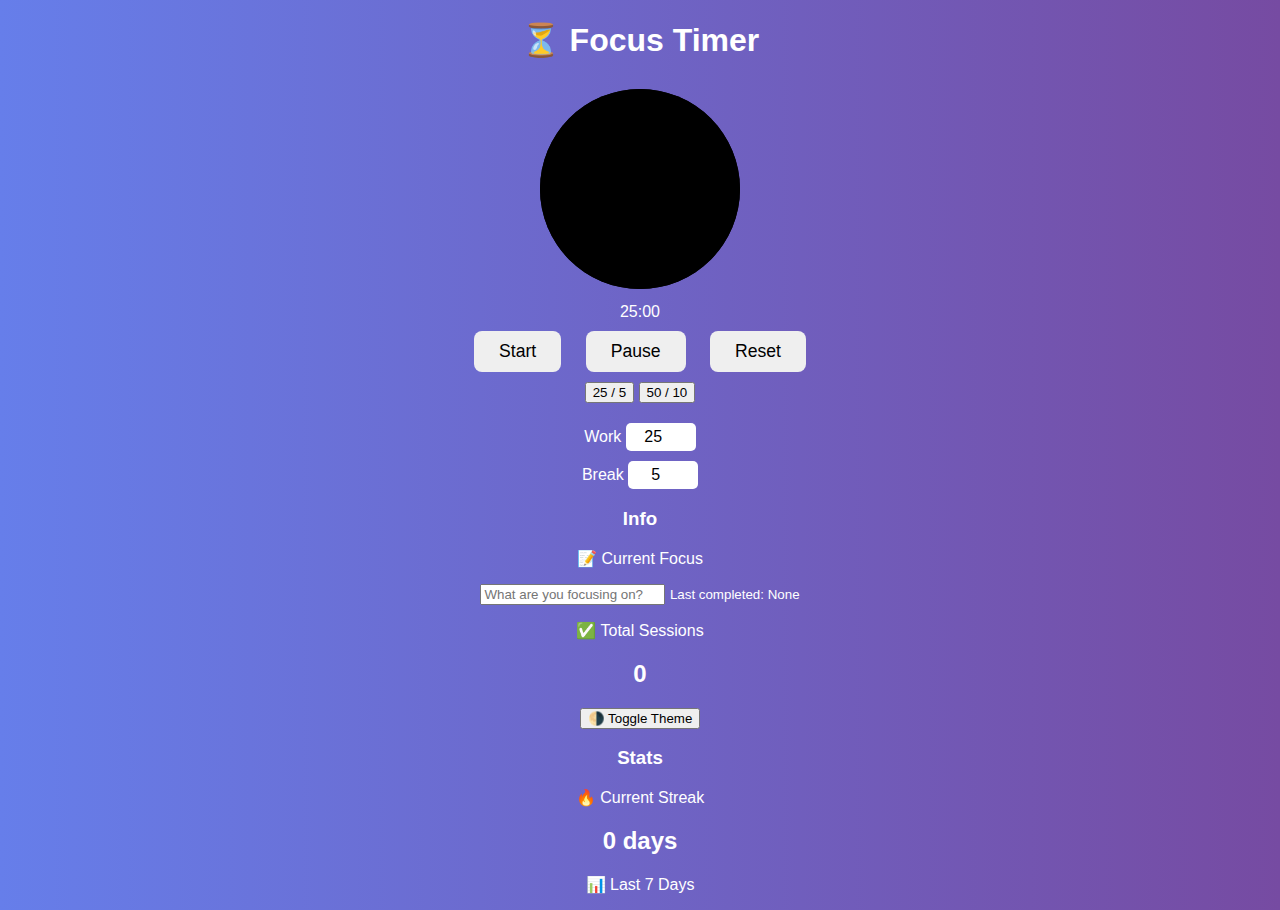
<file: index.html>
<!DOCTYPE html>
<html lang="en">
<head>
  <meta charset="UTF-8" />
  <title>Focus Timer Pro</title>
  <meta name="viewport" content="width=device-width, initial-scale=1.0" />
  <link rel="stylesheet" href="style.css" />
</head>
<body>

  <div class="dashboard">

    <!-- TOP ROW -->
    <div class="top-row">

      <!-- TIMER PANEL -->
      <div class="app">
        <h1>⏳ Focus Timer</h1>

        <div class="progress-container">
          <svg width="220" height="220">
            <circle class="bg" cx="110" cy="110" r="100"></circle>
            <circle class="progress" cx="110" cy="110" r="100"></circle>
          </svg>
          <div id="timer">25:00</div>
        </div>

        <div class="controls">
          <button id="start">Start</button>
          <button id="pause">Pause</button>
          <button id="reset">Reset</button>
        </div>

        <div class="presets">
          <button data-work="25" data-break="5">25 / 5</button>
          <button data-work="50" data-break="10">50 / 10</button>
        </div>

        <div class="settings">
          <label>
            Work
            <input id="work" type="number" min="1" />
          </label>
          <label>
            Break
            <input id="break" type="number" min="1" />
          </label>
        </div>
      </div>

      <!-- INFO PANEL -->
      <div class="info-panel">
        <h3>Info</h3>

        <div class="info-card">
          <p>📝 Current Focus</p>
          <input id="taskInput" placeholder="What are you focusing on?" />
          <small>Last completed: <span id="lastTask">None</span></small>
        </div>

        <div class="info-card">
          <p>✅ Total Sessions</p>
          <h2 id="sessions">0</h2>
        </div>

        <button id="themeToggle">🌗 Toggle Theme</button>
      </div>

    </div>

    <!-- BOTTOM ROW : STATS PANEL -->
    <div class="stats-panel">
      <h3>Stats</h3>

      <div class="stats-grid">
        <div class="stats-card">
          <p>🔥 Current Streak</p>
          <h2><span id="streak">0</span> days</h2>
        </div>

        <div class="stats-card">
          <p>📊 Last 7 Days</p>
          <div class="chart" id="chart"></div>
        </div>
      </div>
    </div>

  </div>

  <div id="toast"></div>
  <script src="script.js"></script>
</body>
</html>
</file>
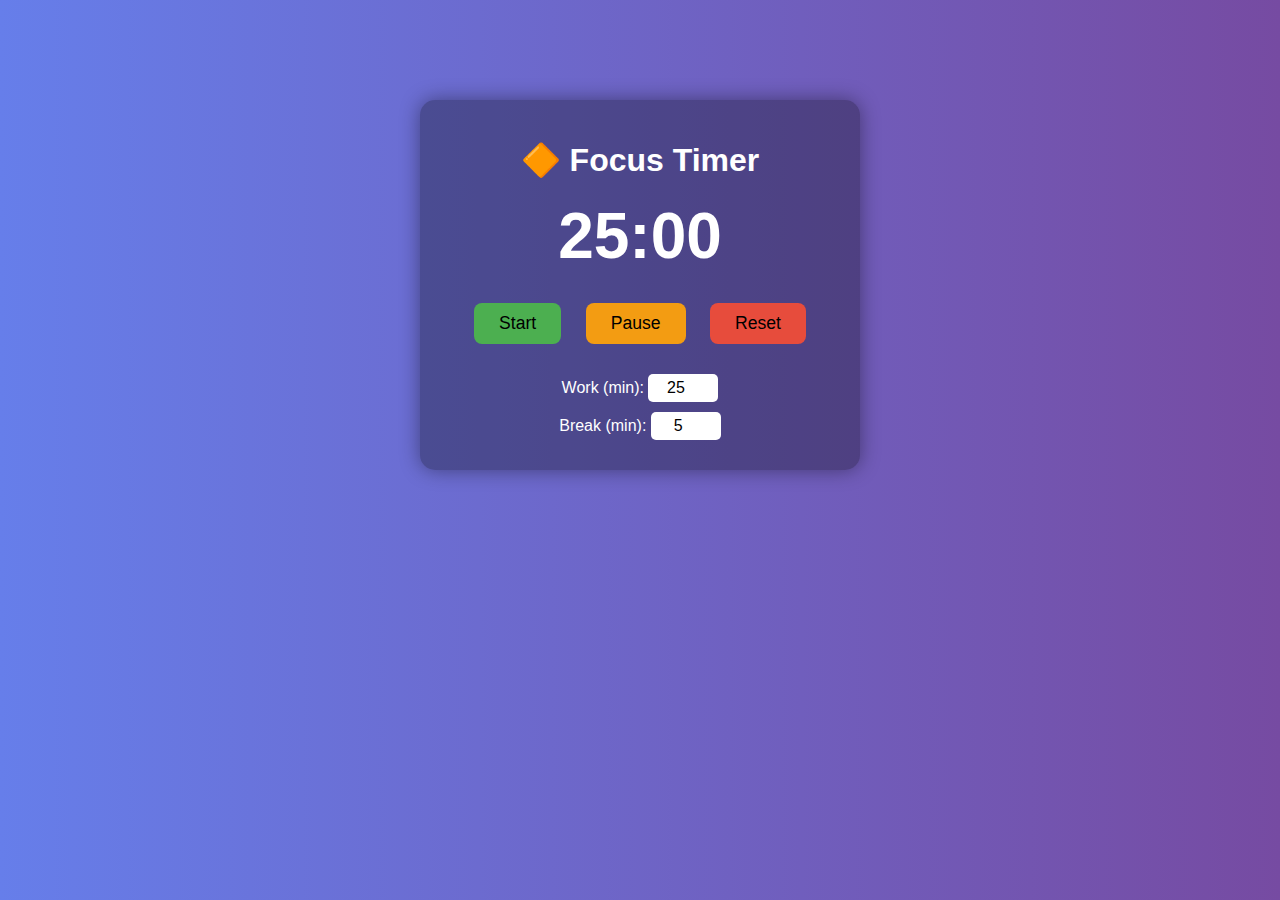
<file: main.html>
<!DOCTYPE html>
<html lang="en">
<head>
  <meta charset="UTF-8" />
  <meta name="viewport" content="width=device-width, initial-scale=1.0"/>
  <title>Focus Timer</title>
  <link rel="stylesheet" href="style.css" />
</head>
<body>
  <div class="container">
    <h1>🔶 Focus Timer</h1>

    <div class="timer-display" id="timer">25:00</div>

    <div class="controls">
      <button id="startBtn" class="start">Start</button>
      <button id="pauseBtn" class="pause">Pause</button>
      <button id="resetBtn" class="reset">Reset</button>
    </div>

    <div class="settings">
      <label>
        Work (min):
        <input type="number" id="workDuration" value="25" min="1" />
      </label>
      <label>
        Break (min):
        <input type="number" id="breakDuration" value="5" min="1" />
      </label>
    </div>
  </div>

  <script src="script.js"></script>
</body>
</html>
</file>
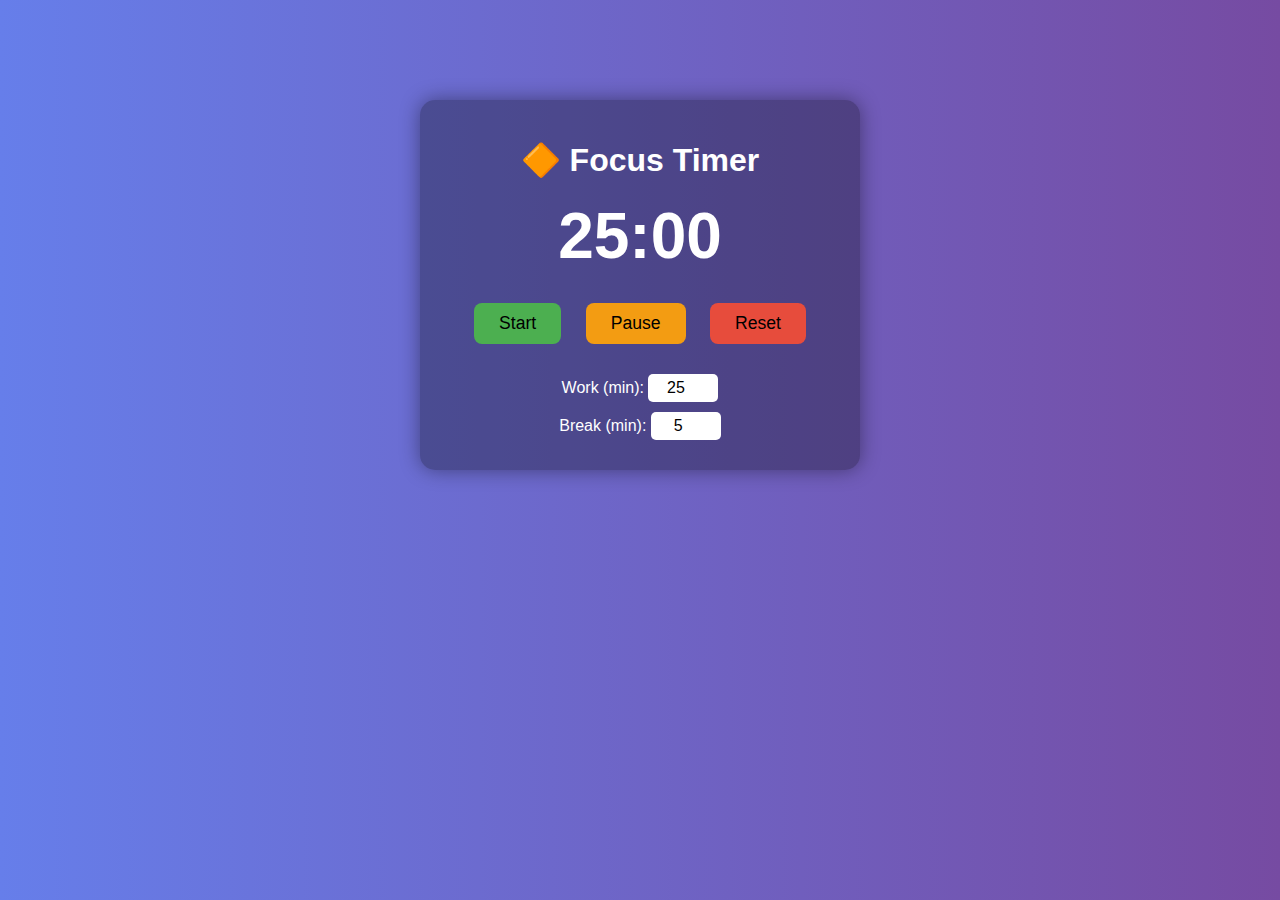
<file: tus.html>
<!DOCTYPE html>
<html lang="en">
<head>
  <meta charset="UTF-8" />
  <meta name="viewport" content="width=device-width, initial-scale=1.0"/>
  <title>Focus Timer</title>
  <link rel="stylesheet" href="style.css" />
  <link rel="website icon" href="images/focustimer.png" />
</head>
<body>
  <div class="container">
    <h1>🔶 Focus Timer</h1>

    <div class="timer-display" id="timer">25:00</div>

    <div class="controls">
      <button id="startBtn" class="start">Start</button>
      <button id="pauseBtn" class="pause">Pause</button>
      <button id="resetBtn" class="reset">Reset</button>
    </div>

    <div class="settings">
      <label>
        Work (min):
        <input type="number" id="workDuration" value="25" min="1" />
      </label>
      <label>
        Break (min):
        <input type="number" id="breakDuration" value="5" min="1" />
      </label>
    </div>
  </div>

  <script src="script.js"></script>
</body>
</html>
</file>
<file: style.css>
body {
  font-family: Arial, sans-serif;
  background: linear-gradient(to right, #667eea, #764ba2);
  color: white;
  text-align: center;
  margin: 0;
  padding: 0;
}

.container {
  max-width: 400px;
  margin: 100px auto;
  background: rgba(0, 0, 0, 0.3);
  padding: 20px;
  border-radius: 15px;
  box-shadow: 0 0 20px rgba(0,0,0,0.4);
}

h1 {
  margin-bottom: 20px;
}

.timer-display {
  font-size: 4em;
  margin: 20px 0;
  font-weight: bold;
}

.controls button {
  padding: 10px 25px;
  margin: 10px;
  font-size: 1.1em;
  border: none;
  border-radius: 8px;
  cursor: pointer;
  transition: 0.3s;
}

.start { background-color: #4CAF50; }
.pause { background-color: #f39c12; }
.reset { background-color: #e74c3c; }

.controls button:hover {
  transform: scale(1.05);
}

.settings {
  margin-top: 20px;
}

.settings label {
  display: block;
  margin: 10px 0;
  font-size: 1em;
}

.settings input {
  width: 60px;
  padding: 5px;
  font-size: 1em;
  border-radius: 5px;
  border: none;
  text-align: center;
}
</file>
